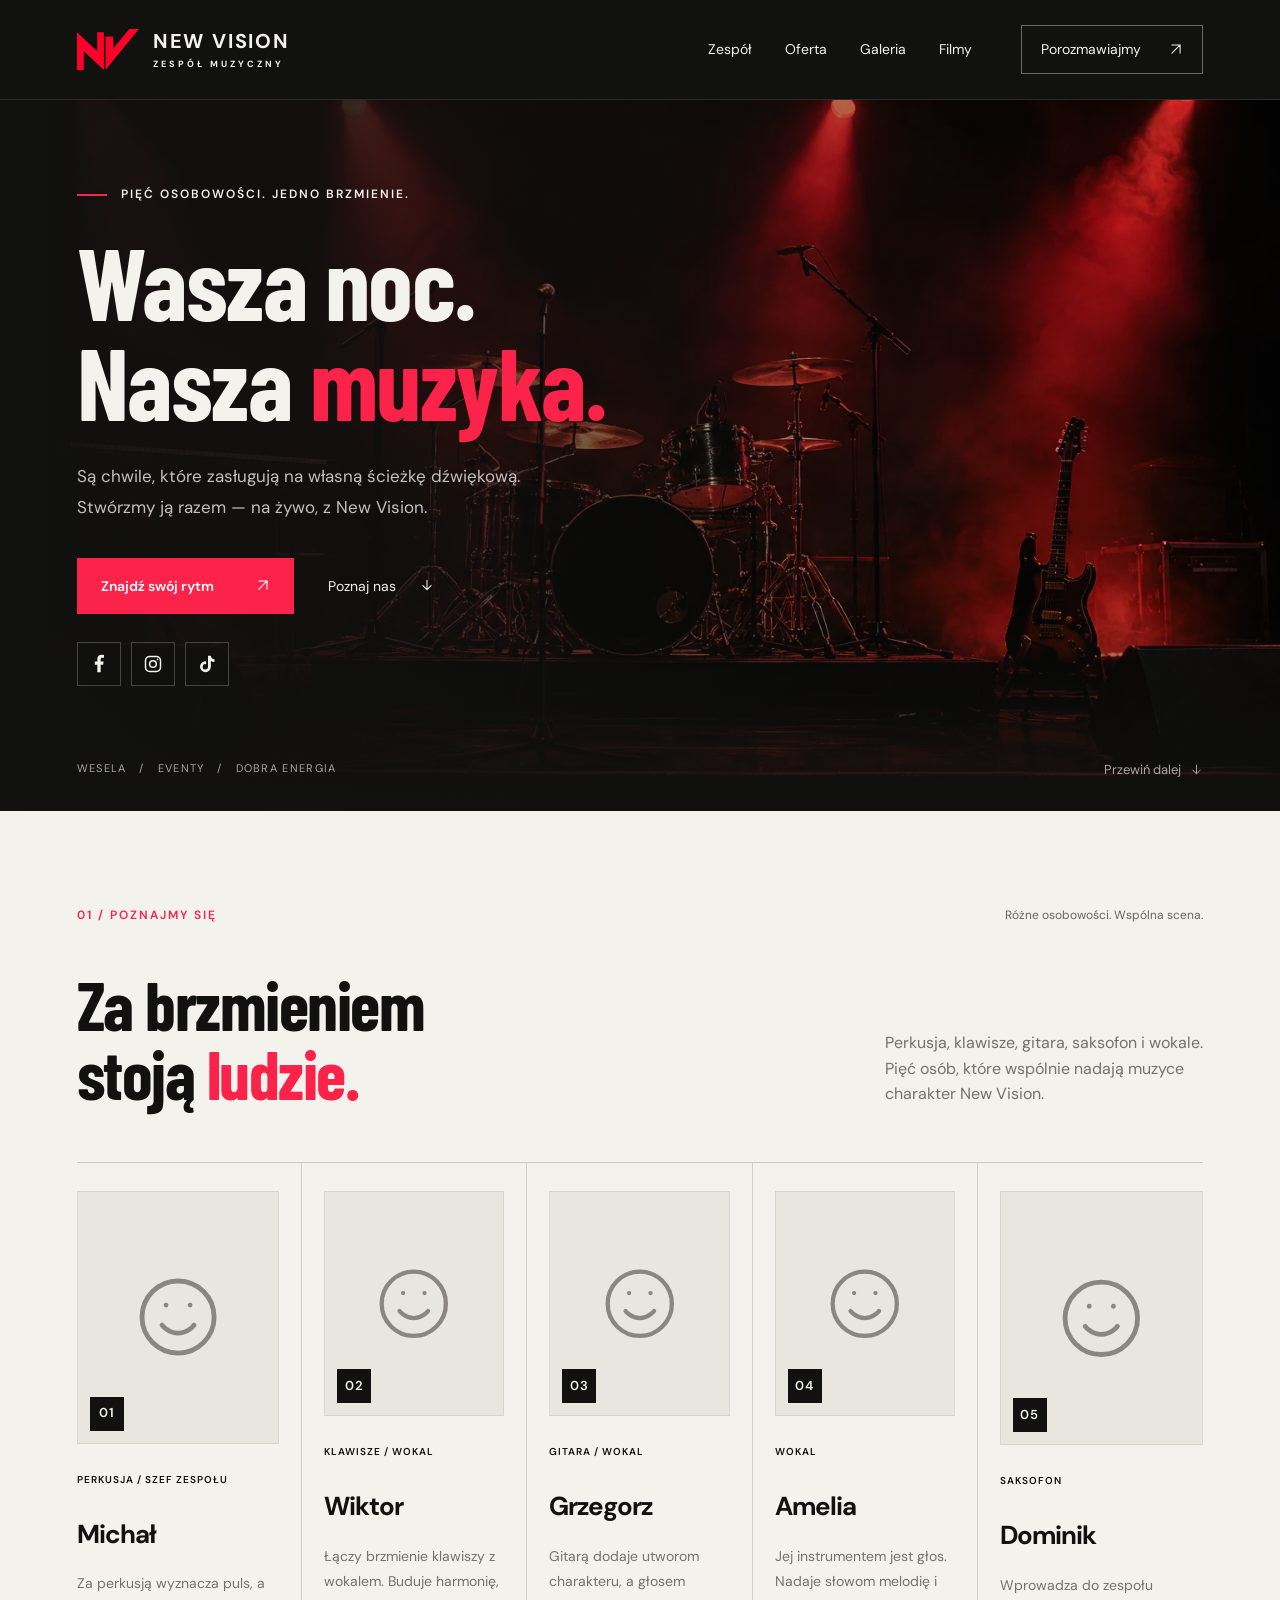
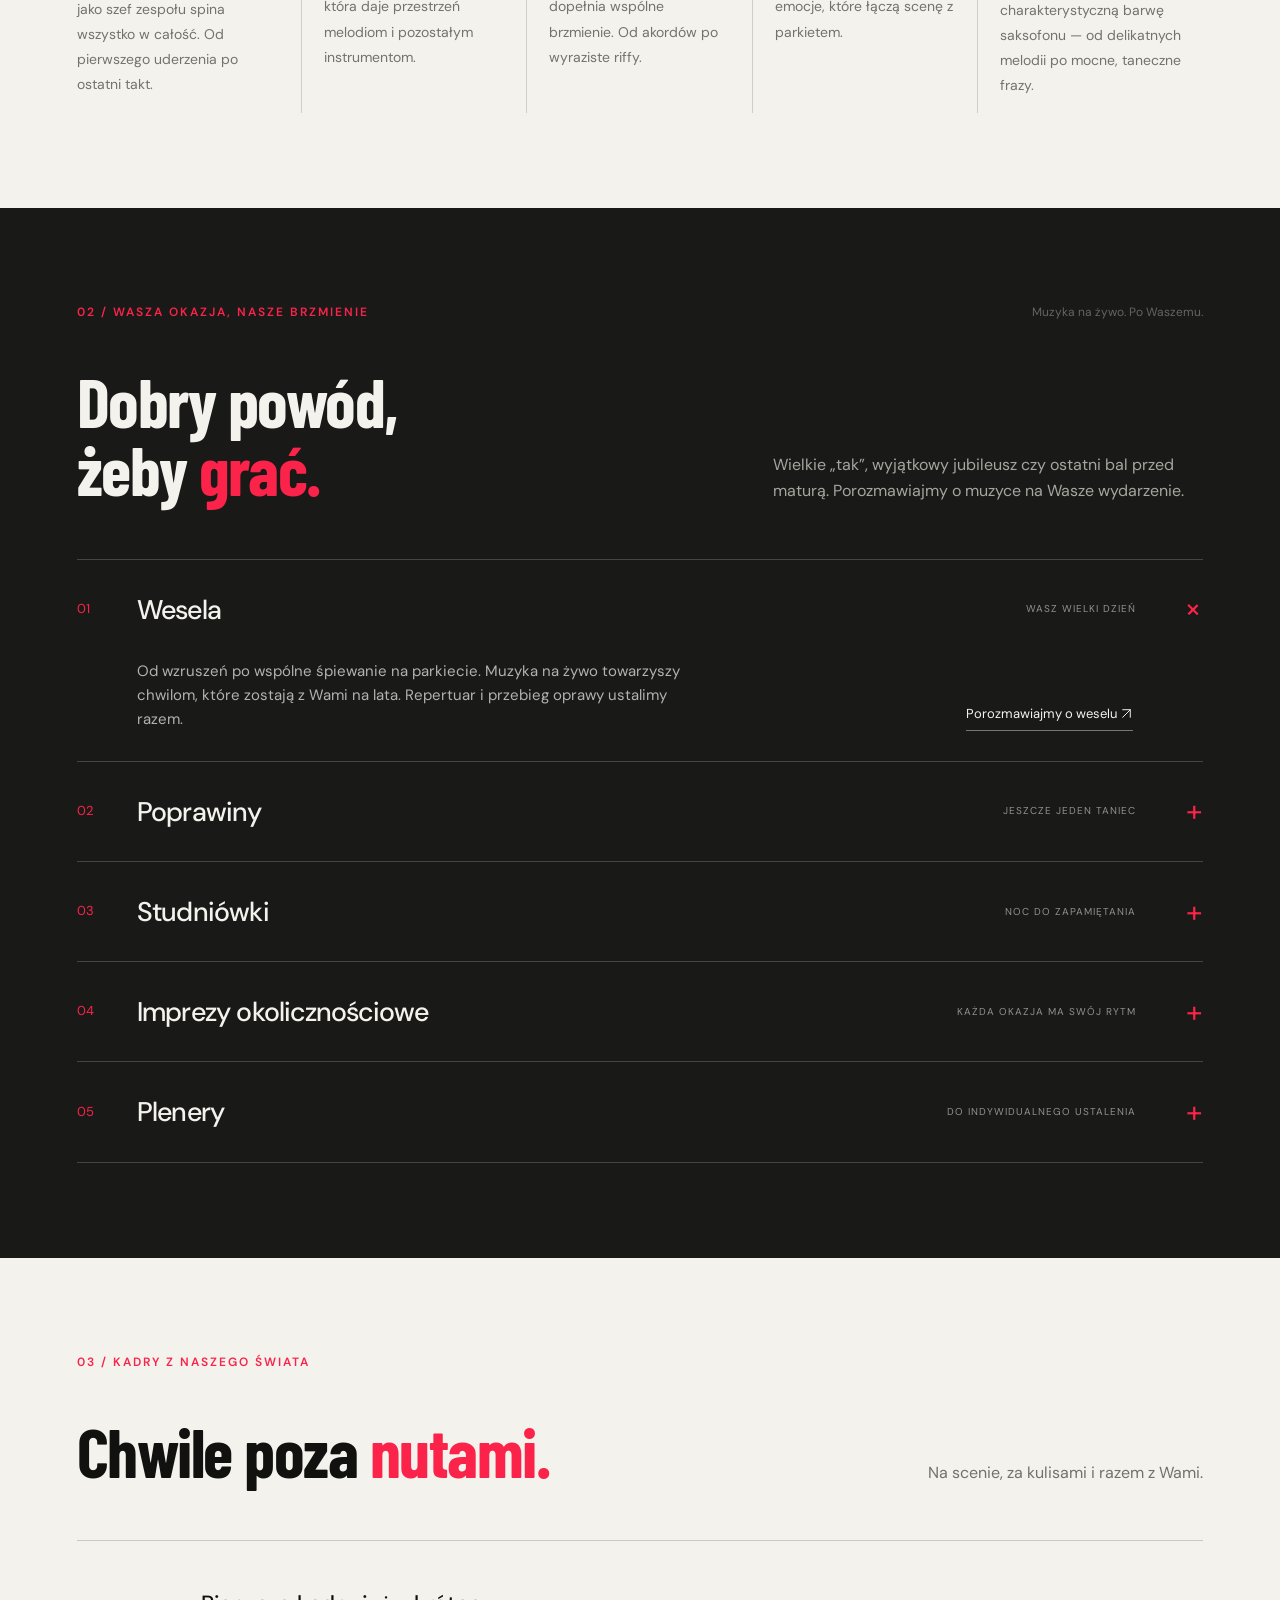
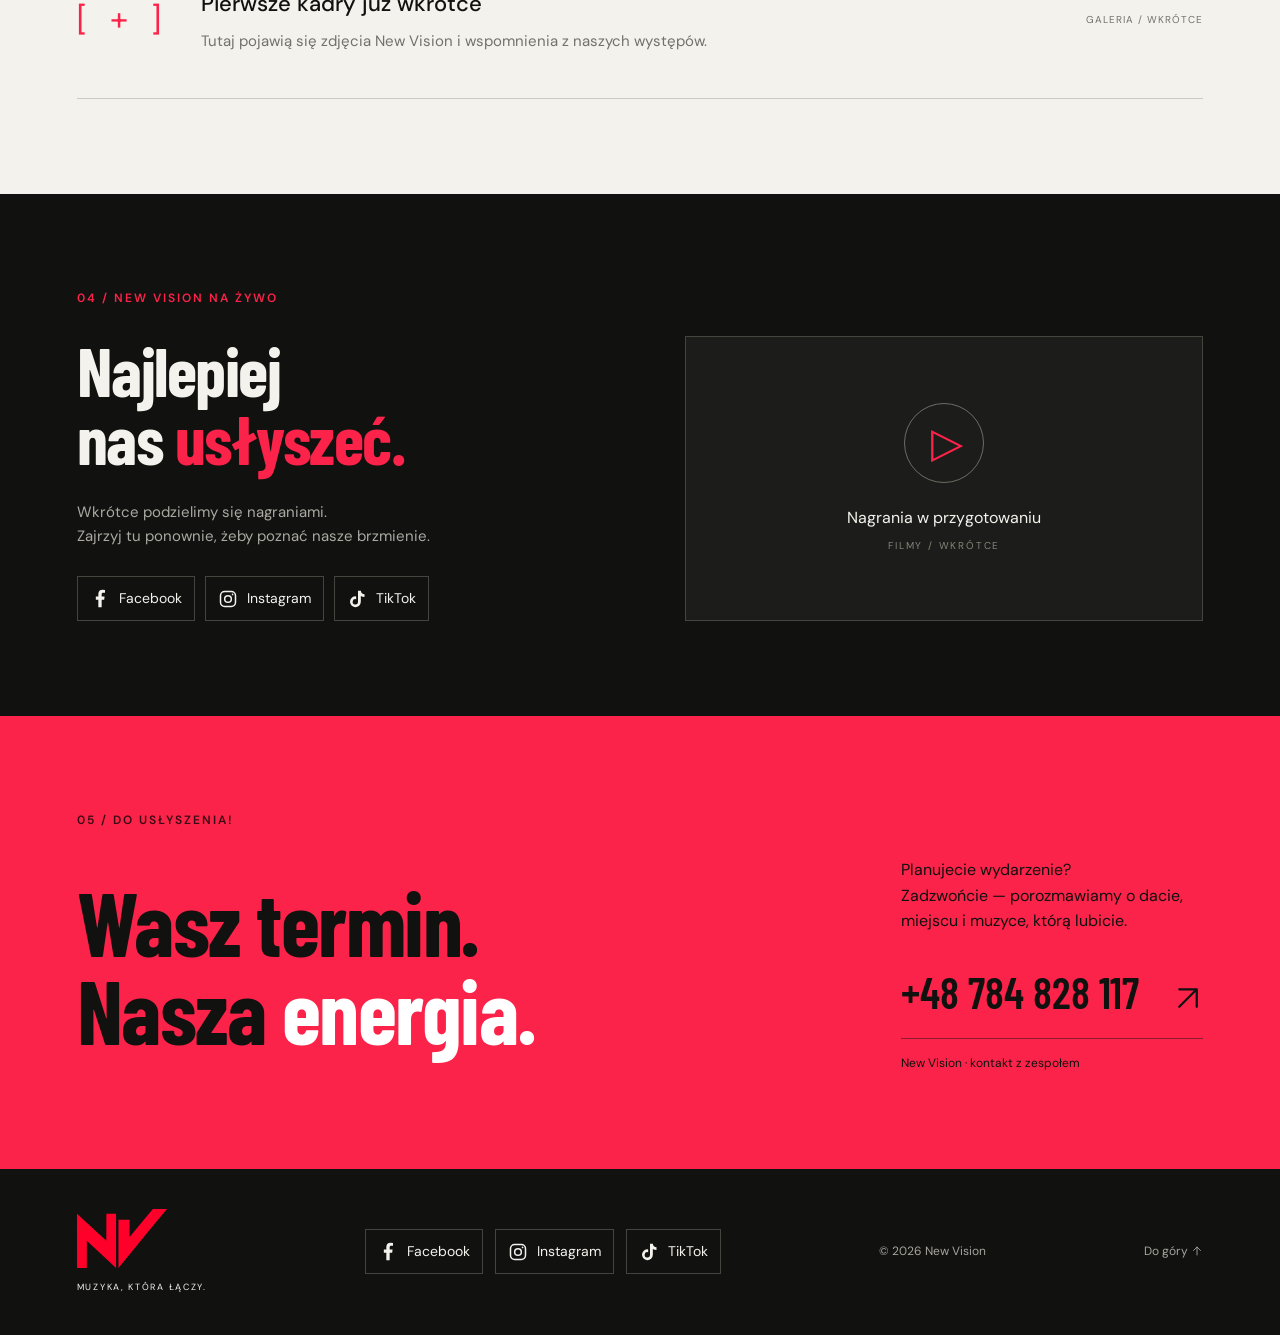
<file: nginx/html/newvision/index.html>
<!doctype html>
<html lang="pl"><head><meta charset="UTF-8"><meta name="viewport" content="width=device-width,initial-scale=1"><meta name="theme-color" content="#111110"><meta name="description" content="New Vision — pięć osobowości, wspólne brzmienie. Muzyka na żywo na wesela, poprawiny, studniówki i imprezy okolicznościowe."><title>New Vision — Wasza noc. Nasza muzyka.</title><link rel="icon" type="image/svg+xml" href="assets/mw-logo-cropped.svg"><link rel="stylesheet" href="style.css"></head>
<body><a class="skip" href="#main">Przejdź do treści</a><header><a class="brand" href="#" aria-label="New Vision — strona główna"><img class="brand-logo" src="assets/mw-logo-cropped.svg" width="1624" height="1076" alt="New Vision"><span>NEW VISION<small>ZESPÓŁ MUZYCZNY</small></span></a><button class="menu-toggle" aria-expanded="false" aria-controls="navigation">Menu <span>☰</span></button><nav id="navigation"><a href="#zespol">Zespół</a><a href="#oferta">Oferta</a><a href="#galeria">Galeria</a><a href="#filmy">Filmy</a><a class="nav-contact" href="#kontakt">Porozmawiajmy <span><svg class="arrow-icon" xmlns="http://www.w3.org/2000/svg" viewBox="0 0 24 24" width="1em" height="1em" fill="none" stroke="currentColor" stroke-width="1.8" stroke-linecap="round" stroke-linejoin="round" aria-hidden="true" focusable="false"><path d="M5 19 19 5M5 5h14v14"/></svg></span></a></nav></header>
<main id="main"><section class="hero"><div class="hero-art" aria-hidden="true"></div><div class="hero-content"><p class="eyebrow"><span class="line"></span> PIĘĆ OSOBOWOŚCI. JEDNO BRZMIENIE.</p><h1>Wasza noc.<br>Nasza <em>muzyka.</em></h1><p class="intro">Są chwile, które zasługują na własną ścieżkę dźwiękową.<br>Stwórzmy ją razem — na żywo, z New Vision.</p><div class="hero-actions"><a class="button red" href="#oferta">Znajdź swój rytm <span><svg class="arrow-icon" xmlns="http://www.w3.org/2000/svg" viewBox="0 0 24 24" width="1em" height="1em" fill="none" stroke="currentColor" stroke-width="1.8" stroke-linecap="round" stroke-linejoin="round" aria-hidden="true" focusable="false"><path d="M5 19 19 5M5 5h14v14"/></svg></span></a><a class="text-link" href="#zespol">Poznaj nas <span><svg class="arrow-icon" xmlns="http://www.w3.org/2000/svg" viewBox="0 0 24 24" width="1em" height="1em" fill="none" stroke="currentColor" stroke-width="1.8" stroke-linecap="round" stroke-linejoin="round" aria-hidden="true" focusable="false"><path d="M12 4v16m-7-7 7 7 7-7"/></svg></span></a></div><div class="social-links hero-social" role="group" aria-label="Media społecznościowe — na skróty"><a href="https://www.facebook.com/" target="_blank" rel="noopener noreferrer" aria-label="Facebook — strona główna serwisu (nowa karta)"><svg xmlns="http://www.w3.org/2000/svg" viewBox="0 0 24 24" width="20" height="20" fill="currentColor" aria-hidden="true" focusable="false"><path d="M14 22v-9h3l.5-4H14V6.5c0-1.2.4-2 2-2H18V1.2A24 24 0 0 0 15 1c-3 0-5 1.8-5 5v3H7v4h3v9z"/></svg></a><a href="https://www.instagram.com/" target="_blank" rel="noopener noreferrer" aria-label="Instagram — strona główna serwisu (nowa karta)"><svg xmlns="http://www.w3.org/2000/svg" viewBox="0 0 24 24" width="20" height="20" fill="currentColor" aria-hidden="true" focusable="false"><rect x="3" y="3" width="18" height="18" rx="5" fill="none" stroke="currentColor" stroke-width="1.8"/><circle cx="12" cy="12" r="4" fill="none" stroke="currentColor" stroke-width="1.8"/><circle cx="17.5" cy="6.5" r="1"/></svg></a><a href="https://www.tiktok.com/" target="_blank" rel="noopener noreferrer" aria-label="TikTok — strona główna serwisu (nowa karta)"><svg xmlns="http://www.w3.org/2000/svg" viewBox="0 0 24 24" width="20" height="20" fill="currentColor" aria-hidden="true" focusable="false"><path d="M16.6 2c.3 2.6 1.7 4.1 4.4 4.3v3.3a9 9 0 0 1-4.4-1.3v7.1a6.5 6.5 0 1 1-5.6-6.5v3.4a3.2 3.2 0 1 0 2.2 3.1V2z"/></svg></a></div></div><div class="hero-bottom"><span>WESELA &nbsp; / &nbsp; EVENTY &nbsp; / &nbsp; DOBRA ENERGIA</span><a href="#zespol">Przewiń dalej &nbsp; <svg class="arrow-icon" xmlns="http://www.w3.org/2000/svg" viewBox="0 0 24 24" width="1em" height="1em" fill="none" stroke="currentColor" stroke-width="1.8" stroke-linecap="round" stroke-linejoin="round" aria-hidden="true" focusable="false"><path d="M12 4v16m-7-7 7 7 7-7"/></svg></a></div></section>
<section id="zespol" class="section light"><div class="section-top"><p class="eyebrow">01 / POZNAJMY SIĘ</p><span class="side-note">Różne osobowości. Wspólna scena.</span></div><div class="section-heading"><h2>Za brzmieniem<br>stoją <em>ludzie.</em></h2><p>Perkusja, klawisze, gitara, saksofon i wokale.<br>Pięć osób, które wspólnie nadają muzyce<br>charakter New Vision.</p></div><div class="members">
<article class="member"><div class="member-portrait" role="img" aria-label="Michał — tymczasowa ikona twarzy, zdjęcie wkrótce"><svg class="face-icon" xmlns="http://www.w3.org/2000/svg" viewBox="0 0 24 24" fill="none" stroke="currentColor" stroke-width="1.2" stroke-linecap="round" stroke-linejoin="round" aria-hidden="true" focusable="false"><circle cx="12" cy="12" r="9"/><path d="M8 14s1.5 2 4 2 4-2 4-2M9 9h.01M15 9h.01"/></svg><span class="member-index" aria-hidden="true">01</span></div><p class="role">PERKUSJA / SZEF ZESPOŁU</p><h3>Michał</h3><p>Za perkusją wyznacza puls, a jako szef zespołu spina wszystko w całość. Od pierwszego uderzenia po ostatni takt.</p></article>
<article class="member"><div class="member-portrait" role="img" aria-label="Wiktor — tymczasowa ikona twarzy, zdjęcie wkrótce"><svg class="face-icon" xmlns="http://www.w3.org/2000/svg" viewBox="0 0 24 24" fill="none" stroke="currentColor" stroke-width="1.2" stroke-linecap="round" stroke-linejoin="round" aria-hidden="true" focusable="false"><circle cx="12" cy="12" r="9"/><path d="M8 14s1.5 2 4 2 4-2 4-2M9 9h.01M15 9h.01"/></svg><span class="member-index" aria-hidden="true">02</span></div><p class="role">KLAWISZE / WOKAL</p><h3>Wiktor</h3><p>Łączy brzmienie klawiszy z wokalem. Buduje harmonię, która daje przestrzeń melodiom i pozostałym instrumentom.</p></article>
<article class="member"><div class="member-portrait" role="img" aria-label="Grzegorz — tymczasowa ikona twarzy, zdjęcie wkrótce"><svg class="face-icon" xmlns="http://www.w3.org/2000/svg" viewBox="0 0 24 24" fill="none" stroke="currentColor" stroke-width="1.2" stroke-linecap="round" stroke-linejoin="round" aria-hidden="true" focusable="false"><circle cx="12" cy="12" r="9"/><path d="M8 14s1.5 2 4 2 4-2 4-2M9 9h.01M15 9h.01"/></svg><span class="member-index" aria-hidden="true">03</span></div><p class="role">GITARA / WOKAL</p><h3>Grzegorz</h3><p>Gitarą dodaje utworom charakteru, a głosem dopełnia wspólne brzmienie. Od akordów po wyraziste riffy.</p></article>
<article class="member"><div class="member-portrait" role="img" aria-label="Amelia — tymczasowa ikona twarzy, zdjęcie wkrótce"><svg class="face-icon" xmlns="http://www.w3.org/2000/svg" viewBox="0 0 24 24" fill="none" stroke="currentColor" stroke-width="1.2" stroke-linecap="round" stroke-linejoin="round" aria-hidden="true" focusable="false"><circle cx="12" cy="12" r="9"/><path d="M8 14s1.5 2 4 2 4-2 4-2M9 9h.01M15 9h.01"/></svg><span class="member-index" aria-hidden="true">04</span></div><p class="role">WOKAL</p><h3>Amelia</h3><p>Jej instrumentem jest głos. Nadaje słowom melodię i emocje, które łączą scenę z parkietem.</p></article>
<article class="member"><div class="member-portrait" role="img" aria-label="Dominik — tymczasowa ikona twarzy, zdjęcie wkrótce"><svg class="face-icon" xmlns="http://www.w3.org/2000/svg" viewBox="0 0 24 24" fill="none" stroke="currentColor" stroke-width="1.2" stroke-linecap="round" stroke-linejoin="round" aria-hidden="true" focusable="false"><circle cx="12" cy="12" r="9"/><path d="M8 14s1.5 2 4 2 4-2 4-2M9 9h.01M15 9h.01"/></svg><span class="member-index" aria-hidden="true">05</span></div><p class="role">SAKSOFON</p><h3>Dominik</h3><p>Wprowadza do zespołu charakterystyczną barwę saksofonu — od delikatnych melodii po mocne, taneczne frazy.</p></article>
</div></section><section id="oferta" class="section offer"><div class="section-top"><p class="eyebrow">02 / WASZA OKAZJA, NASZE BRZMIENIE</p><span class="side-note">Muzyka na żywo. Po Waszemu.</span></div><div class="section-heading"><h2>Dobry powód,<br>żeby <em>grać.</em></h2><p>Wielkie „tak”, wyjątkowy jubileusz czy ostatni bal przed maturą. Porozmawiajmy o muzyce na Wasze wydarzenie.</p></div><div class="offer-list">
<details open><summary><span class="offer-no">01</span><h3>Wesela</h3><span class="offer-tag">WASZ WIELKI DZIEŃ</span><span class="plus">+</span></summary><div class="offer-body"><p>Od wzruszeń po wspólne śpiewanie na parkiecie. Muzyka na żywo towarzyszy chwilom, które zostają z Wami na lata. Repertuar i przebieg oprawy ustalimy razem.</p><a href="tel:+48784828117">Porozmawiajmy o weselu <svg class="arrow-icon" xmlns="http://www.w3.org/2000/svg" viewBox="0 0 24 24" width="1em" height="1em" fill="none" stroke="currentColor" stroke-width="1.8" stroke-linecap="round" stroke-linejoin="round" aria-hidden="true" focusable="false"><path d="M5 19 19 5M5 5h14v14"/></svg></a></div></details>
<details><summary><span class="offer-no">02</span><h3>Poprawiny</h3><span class="offer-tag">JESZCZE JEDEN TANIEC</span><span class="plus">+</span></summary><div class="offer-body"><p>Dobra zabawa nie musi kończyć się po jednej nocy. Przedłużmy weselny klimat muzyką na żywo, w swobodnej atmosferze i w rytmie Waszych gości.</p><a href="tel:+48784828117">Ustalmy szczegóły <svg class="arrow-icon" xmlns="http://www.w3.org/2000/svg" viewBox="0 0 24 24" width="1em" height="1em" fill="none" stroke="currentColor" stroke-width="1.8" stroke-linecap="round" stroke-linejoin="round" aria-hidden="true" focusable="false"><path d="M5 19 19 5M5 5h14v14"/></svg></a></div></details>
<details><summary><span class="offer-no">03</span><h3>Studniówki</h3><span class="offer-tag">NOC DO ZAPAMIĘTANIA</span><span class="plus">+</span></summary><div class="offer-body"><p>Ten bal zdarza się tylko raz. Zaplanujmy muzyczną oprawę studniówki i wieczór, w którym oficjalne chwile spotykają się z energią parkietu.</p><a href="tel:+48784828117">Zaplanujmy Wasz bal <svg class="arrow-icon" xmlns="http://www.w3.org/2000/svg" viewBox="0 0 24 24" width="1em" height="1em" fill="none" stroke="currentColor" stroke-width="1.8" stroke-linecap="round" stroke-linejoin="round" aria-hidden="true" focusable="false"><path d="M5 19 19 5M5 5h14v14"/></svg></a></div></details>
<details><summary><span class="offer-no">04</span><h3>Imprezy okolicznościowe</h3><span class="offer-tag">KAŻDA OKAZJA MA SWÓJ RYTM</span><span class="plus">+</span></summary><div class="offer-body"><p>Urodziny, rocznice, jubileusze i spotkania firmowe. Dopasujmy muzyczny charakter wydarzenia do okazji, miejsca i osób, które będą świętować razem z Wami.</p><a href="tel:+48784828117">Opowiedz o swojej imprezie <svg class="arrow-icon" xmlns="http://www.w3.org/2000/svg" viewBox="0 0 24 24" width="1em" height="1em" fill="none" stroke="currentColor" stroke-width="1.8" stroke-linecap="round" stroke-linejoin="round" aria-hidden="true" focusable="false"><path d="M5 19 19 5M5 5h14v14"/></svg></a></div></details>
<details><summary><span class="offer-no">05</span><h3>Plenery</h3><span class="offer-tag">DO INDYWIDUALNEGO USTALENIA</span><span class="plus">+</span></summary><div class="offer-body"><p>Muzyka pod otwartym niebem? Sprawdźmy możliwości. Udział zespołu, warunki sceniczne i kwestie techniczne ustalamy indywidualnie z organizatorem.</p><a href="tel:+48784828117">Porozmawiajmy o możliwościach <svg class="arrow-icon" xmlns="http://www.w3.org/2000/svg" viewBox="0 0 24 24" width="1em" height="1em" fill="none" stroke="currentColor" stroke-width="1.8" stroke-linecap="round" stroke-linejoin="round" aria-hidden="true" focusable="false"><path d="M5 19 19 5M5 5h14v14"/></svg></a></div></details>
</div></section>
<section id="galeria" class="section light media-section"><div class="section-top"><p class="eyebrow">03 / KADRY Z NASZEGO ŚWIATA</p></div><div class="section-heading"><h2>Chwile poza <em>nutami.</em></h2><p>Na scenie, za kulisami i razem z Wami.</p></div><div class="media-empty"><span class="media-symbol" aria-hidden="true">[ &nbsp; + &nbsp; ]</span><div><h3>Pierwsze kadry już wkrótce</h3><p>Tutaj pojawią się zdjęcia New Vision i wspomnienia z naszych występów.</p></div><span class="coming">GALERIA / WKRÓTCE</span></div></section>
<section id="filmy" class="section videos"><div class="section-top"><p class="eyebrow">04 / NEW VISION NA ŻYWO</p></div><div class="video-layout"><div><h2>Najlepiej<br>nas <em>usłyszeć.</em></h2><p class="video-copy">Wkrótce podzielimy się nagraniami.<br>Zajrzyj tu ponownie, żeby poznać nasze brzmienie.</p><div class="social-links video-social" role="group" aria-label="Media społecznościowe — filmy i aktualności"><a href="https://www.facebook.com/" target="_blank" rel="noopener noreferrer" aria-label="Facebook — strona główna serwisu (nowa karta)"><svg xmlns="http://www.w3.org/2000/svg" viewBox="0 0 24 24" width="20" height="20" fill="currentColor" aria-hidden="true" focusable="false"><path d="M14 22v-9h3l.5-4H14V6.5c0-1.2.4-2 2-2H18V1.2A24 24 0 0 0 15 1c-3 0-5 1.8-5 5v3H7v4h3v9z"/></svg><span>Facebook</span></a><a href="https://www.instagram.com/" target="_blank" rel="noopener noreferrer" aria-label="Instagram — strona główna serwisu (nowa karta)"><svg xmlns="http://www.w3.org/2000/svg" viewBox="0 0 24 24" width="20" height="20" fill="currentColor" aria-hidden="true" focusable="false"><rect x="3" y="3" width="18" height="18" rx="5" fill="none" stroke="currentColor" stroke-width="1.8"/><circle cx="12" cy="12" r="4" fill="none" stroke="currentColor" stroke-width="1.8"/><circle cx="17.5" cy="6.5" r="1"/></svg><span>Instagram</span></a><a href="https://www.tiktok.com/" target="_blank" rel="noopener noreferrer" aria-label="TikTok — strona główna serwisu (nowa karta)"><svg xmlns="http://www.w3.org/2000/svg" viewBox="0 0 24 24" width="20" height="20" fill="currentColor" aria-hidden="true" focusable="false"><path d="M16.6 2c.3 2.6 1.7 4.1 4.4 4.3v3.3a9 9 0 0 1-4.4-1.3v7.1a6.5 6.5 0 1 1-5.6-6.5v3.4a3.2 3.2 0 1 0 2.2 3.1V2z"/></svg><span>TikTok</span></a></div></div><div class="video-empty"><span class="play-symbol" aria-hidden="true">▷</span><p>Nagrania w przygotowaniu</p><span>FILMY / WKRÓTCE</span></div></div></section>
<section id="kontakt" class="section contact"><p class="eyebrow">05 / DO USŁYSZENIA!</p><div class="contact-layout"><h2>Wasz termin.<br>Nasza <span>energia.</span></h2><div><p>Planujecie wydarzenie?<br>Zadzwońcie — porozmawiamy o dacie,<br>miejscu i muzyce, którą lubicie.</p><a class="phone" href="tel:+48784828117">+48 784 828 117 <span><svg class="arrow-icon" xmlns="http://www.w3.org/2000/svg" viewBox="0 0 24 24" width="1em" height="1em" fill="none" stroke="currentColor" stroke-width="1.8" stroke-linecap="round" stroke-linejoin="round" aria-hidden="true" focusable="false"><path d="M5 19 19 5M5 5h14v14"/></svg></span></a><p class="contact-note">New Vision · kontakt z zespołem</p></div></div></section>
<footer><a class="footer-brand" href="#" aria-label="New Vision — strona główna"><img class="footer-logo" src="assets/mw-logo-cropped.svg" width="1624" height="1076" alt="New Vision"><span>MUZYKA, KTÓRA ŁĄCZY.</span></a><div class="social-links" role="group" aria-label="Media społecznościowe"><a href="https://www.facebook.com/" target="_blank" rel="noopener noreferrer" aria-label="Facebook — strona główna serwisu (nowa karta)"><svg xmlns="http://www.w3.org/2000/svg" viewBox="0 0 24 24" width="20" height="20" fill="currentColor" aria-hidden="true" focusable="false"><path d="M14 22v-9h3l.5-4H14V6.5c0-1.2.4-2 2-2H18V1.2A24 24 0 0 0 15 1c-3 0-5 1.8-5 5v3H7v4h3v9z"/></svg><span>Facebook</span></a><a href="https://www.instagram.com/" target="_blank" rel="noopener noreferrer" aria-label="Instagram — strona główna serwisu (nowa karta)"><svg xmlns="http://www.w3.org/2000/svg" viewBox="0 0 24 24" width="20" height="20" fill="currentColor" aria-hidden="true" focusable="false"><rect x="3" y="3" width="18" height="18" rx="5" fill="none" stroke="currentColor" stroke-width="1.8"/><circle cx="12" cy="12" r="4" fill="none" stroke="currentColor" stroke-width="1.8"/><circle cx="17.5" cy="6.5" r="1"/></svg><span>Instagram</span></a><a href="https://www.tiktok.com/" target="_blank" rel="noopener noreferrer" aria-label="TikTok — strona główna serwisu (nowa karta)"><svg xmlns="http://www.w3.org/2000/svg" viewBox="0 0 24 24" width="20" height="20" fill="currentColor" aria-hidden="true" focusable="false"><path d="M16.6 2c.3 2.6 1.7 4.1 4.4 4.3v3.3a9 9 0 0 1-4.4-1.3v7.1a6.5 6.5 0 1 1-5.6-6.5v3.4a3.2 3.2 0 1 0 2.2 3.1V2z"/></svg><span>TikTok</span></a></div><p>© <span id="year">2026</span> New Vision</p><a href="#">Do góry <svg class="arrow-icon" xmlns="http://www.w3.org/2000/svg" viewBox="0 0 24 24" width="1em" height="1em" fill="none" stroke="currentColor" stroke-width="1.8" stroke-linecap="round" stroke-linejoin="round" aria-hidden="true" focusable="false"><path d="M12 20V4m-7 7 7-7 7 7"/></svg></a></footer></main><script src="app.js"></script></body></html>
</file>
<file: nginx/html/newvision/style.css>
@import url('https://fonts.googleapis.com/css2?family=Barlow+Condensed:wght@600;700;800&family=DM+Sans:wght@400;500;600;700&display=swap');
:root{--red:#fb2349;--ink:#111110;--paper:#f3f2ed;--muted:#aaa9a5}*{box-sizing:border-box}html{scroll-behavior:smooth;scroll-padding-top:96px}body{margin:0;background:var(--ink);color:var(--paper);font-family:'DM Sans',Arial,sans-serif;font-size:16px;line-height:1.6}a{color:inherit;text-decoration:none}button{font:inherit}a:focus-visible,button:focus-visible{outline:3px solid var(--red);outline-offset:6px}.skip{position:fixed;left:20px;top:-80px;z-index:20;background:white;color:black;padding:12px}.skip:focus{top:10px}header{height:100px;padding:0 6%;display:flex;justify-content:space-between;align-items:center;border-bottom:1px solid #ffffff1c;background:var(--ink);position:relative;z-index:5}.brand{display:flex;align-items:center;gap:14px}.brand>span{font-weight:700;font-size:20px;letter-spacing:1.8px;line-height:1.15}.brand small{display:block;font-size:9px;letter-spacing:3px;margin-top:6px}nav{display:flex;gap:33px;align-items:center;font-size:14px}nav a:hover{color:var(--red)}.nav-contact{border:1px solid #696965;padding:12px 19px;margin-left:16px}.nav-contact span{margin-left:24px}.menu-toggle{display:none}.hero{min-height:690px;position:relative;overflow:hidden;display:flex;align-items:center;padding:85px 6% 125px}.hero-art{position:absolute;inset:0;background:radial-gradient(ellipse at 85% 45%,#63101c 0,transparent 60%)}.hero-art:after{content:'';position:absolute;inset:0;background:linear-gradient(90deg,#111110 5%,#111110d9 30%,#11111022 80%),linear-gradient(0deg,#111110,transparent 30%)}.hero-content{position:relative;max-width:920px}.eyebrow{font-size:12px;letter-spacing:2px;font-weight:600;display:flex;align-items:center;gap:14px;margin:0 0 27px}.line{display:inline-block;width:30px;height:2px;background:var(--red)}h1,h2,h3,p{margin-top:0}h1,h2{font-family:'Barlow Condensed','Arial Narrow',Impact,sans-serif;font-weight:700;letter-spacing:-1.5px;line-height:.99}h1{font-size:clamp(64px,7.9vw,120px);margin-bottom:30px}em{font-style:normal;color:var(--red)}.intro{color:#c3c0be;font-size:17px;line-height:1.8;margin-bottom:35px}.hero-actions{display:flex;align-items:center;gap:34px}.button{display:inline-flex;justify-content:space-between;align-items:center;gap:42px;padding:17px 24px;font-size:14px;font-weight:600;transition:background .2s}.red{background:var(--red);color:white}.red:hover{background:#d71336}.text-link{font-size:14px}.text-link span{margin-left:20px}.hero-bottom{position:absolute;bottom:30px;left:6%;right:6%;display:flex;justify-content:space-between;color:#aaa5a3;font-size:11px;letter-spacing:1.3px}.hero-bottom a{letter-spacing:0;font-size:13px}.section{padding:95px 6%}.light{background:var(--paper);color:var(--ink)}.section-top{display:flex;justify-content:space-between;align-items:start}.section-top .eyebrow{color:var(--red)}.side-note{font-size:12px;color:#66645e}.section-heading{display:flex;align-items:end;justify-content:space-between;margin:18px 0 55px;gap:30px}h2{font-size:clamp(46px,5.4vw,78px);margin-bottom:0}.section-heading>p{color:#73716b;font-size:16px;margin:0;max-width:430px}.members{display:grid;grid-template-columns:repeat(5,1fr);border-top:1px solid #c9c8c1}.member{padding:28px 22px 0;border-right:1px solid #cfcec8}.member:first-child{padding-left:0}.member:last-child{border:0;padding-right:0}.role{font-size:10px;letter-spacing:1px;min-height:32px;font-weight:600;margin-bottom:10px}.member h3{font-size:26px;letter-spacing:-1px;margin-bottom:16px}.member>p:last-child{font-size:14px;color:#74726c;line-height:1.8}section[id]{scroll-margin-top:25px}@media(max-width:950px){nav{gap:18px}.nav-contact{margin-left:0}.members{grid-template-columns:repeat(3,1fr);row-gap:36px}.member:nth-child(3){border:0}.member:nth-child(4){padding-left:0}.section-heading>p br{display:none}.hero{min-height:660px}h1{font-size:90px}}@media(max-width:650px){header{height:80px}.brand>span{font-size:17px}.menu-toggle{display:flex;gap:15px;background:none;color:var(--paper);border:0;padding:10px 0;font-size:14px}nav{display:none;position:absolute;top:80px;left:0;right:0;background:#171716;padding:24px 6%;align-items:stretch;gap:22px}nav.open{display:flex;flex-direction:column}.nav-contact{align-self:start}.hero{padding-top:70px;min-height:640px;padding-bottom:110px}.hero .eyebrow{font-size:10px;letter-spacing:1.3px}h1{font-size:clamp(60px,14vw,86px)}.intro{font-size:15px}.intro br{display:none}.hero-actions{gap:25px}.hero-bottom>a{display:none}.hero-bottom{font-size:9px}.section{padding:65px 6%}.side-note{display:none}.section-heading{display:block;margin-top:8px;margin-bottom:35px}.section-heading>p{margin-top:25px;font-size:15px}.members{grid-template-columns:1fr 1fr}.member{padding:24px 15px 0!important}.member:nth-child(odd){padding-left:0!important;border-right:1px solid #cfcec8}.member:nth-child(even){border-right:0}.member:last-child{border:0}.member h3{font-size:24px}.member>p:last-child{font-size:14px}}@media(prefers-reduced-motion:reduce){html{scroll-behavior:auto}*{transition:none!important}}

.hero-art{background-image:url('assets/stage.webp');background-size:cover;background-position:center 57%;}.hero-art:after{background:linear-gradient(90deg,#111110 0%,#111110df 25%,#11111050 65%,#11111022),linear-gradient(0deg,#111110,transparent 28%)}.offer{background:#191918}.offer .section-heading>p{color:#a6a59e}.offer-list{border-top:1px solid #454540}.offer details{border-bottom:1px solid #454540}.offer summary{display:flex;align-items:center;gap:25px;padding:28px 0;list-style:none;cursor:pointer}.offer summary::-webkit-details-marker{display:none}.offer summary:focus-visible{outline:2px solid var(--red);outline-offset:5px}.offer-no{color:var(--red);font-size:13px;width:35px}.offer h3{font-size:27px;margin:0;font-weight:500;letter-spacing:-.8px}.offer-tag{margin-left:auto;color:#92928b;letter-spacing:1px;font-size:10px}.plus{font-size:30px;line-height:1;font-weight:400;margin-left:25px;color:var(--red);transition:transform .2s}.offer details[open] .plus{transform:rotate(45deg)}.offer-body{padding:0 70px 30px 60px;display:flex;justify-content:space-between;gap:50px;align-items:end}.offer-body p{max-width:570px;font-size:15px;color:#b3b2ad;margin:0}.offer-body a{white-space:nowrap;font-size:13px;border-bottom:1px solid #78766d;padding-bottom:5px}.media-empty{border-block:1px solid #cbc9c1;display:flex;align-items:center;padding:45px 0;gap:40px}.media-symbol{font-size:33px;font-weight:400;color:var(--red);white-space:nowrap}.media-empty h3{font-size:22px;font-weight:500;margin-bottom:8px}.media-empty p{font-size:15px;color:#73716b;margin:0;max-width:540px}.coming{font-size:10px;letter-spacing:1px;margin-left:auto;white-space:nowrap;color:#73716b}.video-layout{display:grid;grid-template-columns:1fr 1fr;gap:8%;align-items:center}.video-copy{color:#aaa9a2;font-size:15px;margin:28px 0 0}.video-empty{min-height:285px;border:1px solid #454540;display:flex;flex-direction:column;justify-content:center;align-items:center;background:#1c1c1a}.play-symbol{font-size:42px;line-height:1;border:1px solid #6d6c65;border-radius:50%;width:80px;height:80px;display:grid;place-items:center;color:var(--red);padding-left:5px}.video-empty p{margin:22px 0 7px;font-size:16px}.video-empty>span:last-child{font-size:10px;letter-spacing:1.8px;color:#85857c}.contact{background:var(--red);color:var(--ink)}.contact>.eyebrow{color:#3b0b15}.contact-layout{display:flex;justify-content:space-between;align-items:center;gap:30px}.contact h2{font-size:clamp(60px,7vw,100px)}.contact h2 span{color:white}.contact-layout>div{max-width:440px}.contact-layout p{font-size:16px}.phone{font-family:'Barlow Condensed',Impact,sans-serif;font-size:clamp(29px,3.4vw,47px);font-weight:600;border-bottom:1px solid #11111077;display:block;padding:7px 0 12px}.phone span{margin-left:25px;font-family:Arial;font-size:30px}.contact .contact-note{font-size:12px;margin:15px 0 0}footer{padding:40px 6%;display:flex;justify-content:space-between;align-items:center;gap:30px}footer p,footer>a:last-child{font-size:12px;color:#a6a59e;margin:0}.footer-brand{font-size:20px;letter-spacing:1px;font-weight:700}.footer-brand span{font-size:9px;display:block;letter-spacing:1.7px;font-weight:400;margin-top:4px}@media(max-width:950px){.offer-tag{display:none}.offer-body{display:block}.offer-body a{display:inline-block;margin-top:20px}.plus{margin-left:auto}.contact-layout{align-items:end}.phone span{margin-left:10px}.coming{display:none}}@media(max-width:650px){.hero-art{background-position:62% center}.hero-art:after{background:linear-gradient(90deg,#111110e8,#11111088),linear-gradient(0deg,#111110,transparent 40%)}.offer summary{gap:12px;padding:24px 0}.offer h3{font-size:22px}.offer-no{width:25px}.offer-body{padding:0 5px 25px 37px}.media-empty{align-items:start;gap:22px;padding:30px 0}.media-symbol{font-size:22px}.media-empty h3{font-size:19px}.video-layout{grid-template-columns:1fr;gap:35px}.video-empty{min-height:250px}.contact-layout{display:block}.contact-layout>div{margin-top:35px}.phone{font-size:38px}.contact h2{font-size:64px}footer{flex-wrap:wrap;padding-block:30px}footer p{order:3;flex-basis:100%}}

.arrow-icon{display:inline-block;width:1em;height:1em;flex-shrink:0;vertical-align:-.125em}

.member-portrait{position:relative;display:grid;place-items:center;aspect-ratio:4/5;background:#e7e6df;border:1px solid #d7d5cc;margin-bottom:28px;overflow:hidden;color:#89877e}
.face-icon{width:48%;height:auto;max-width:110px}
.member-index{position:absolute;bottom:12px;left:12px;display:grid;place-items:center;width:34px;height:34px;background:var(--ink);color:var(--paper);font-size:13px;font-weight:600;font-variant-numeric:tabular-nums;letter-spacing:1px}
footer{flex-wrap:wrap}
.social-links{display:flex;align-items:center;justify-content:center;gap:12px;flex-wrap:wrap}
.social-links a{display:inline-flex;align-items:center;gap:9px;min-height:44px;padding:10px 12px;border:1px solid #454540;color:var(--paper);font-size:14px;transition:color .2s,border-color .2s}
.social-links a:hover{color:var(--red);border-color:var(--red)}
.social-links svg{flex-shrink:0}
@media(max-width:950px){footer .social-links{order:4;flex-basis:100%;justify-content:flex-start}}
@media(max-width:650px){.member-portrait{margin-bottom:22px}.member-index{bottom:9px;left:9px;width:30px;height:30px;font-size:12px}footer .social-links{gap:10px}footer .social-links a{padding:10px;font-size:14px}}

.hero-social{justify-content:flex-start;margin-top:28px;gap:10px}
.hero-social a{width:44px;height:44px;padding:0;justify-content:center;background:#11111055}
.video-social{justify-content:flex-start;margin-top:28px;gap:10px}

.brand-logo{display:block;width:62px;height:auto;flex-shrink:0}
.footer-logo{display:block;width:90px;height:auto;margin-bottom:12px}
@media(max-width:650px){.brand-logo{width:48px}.footer-logo{width:76px}}

/* One shared content alignment for every full-width section. */
:root{--page-gutter:6%}
@media(min-width:1600px){:root{--page-gutter:max(6%,calc((100% - 1400px)/2))}}
header,.hero,.section,footer{padding-inline:var(--page-gutter)}
.hero-bottom{left:var(--page-gutter);right:var(--page-gutter)}
</file>
